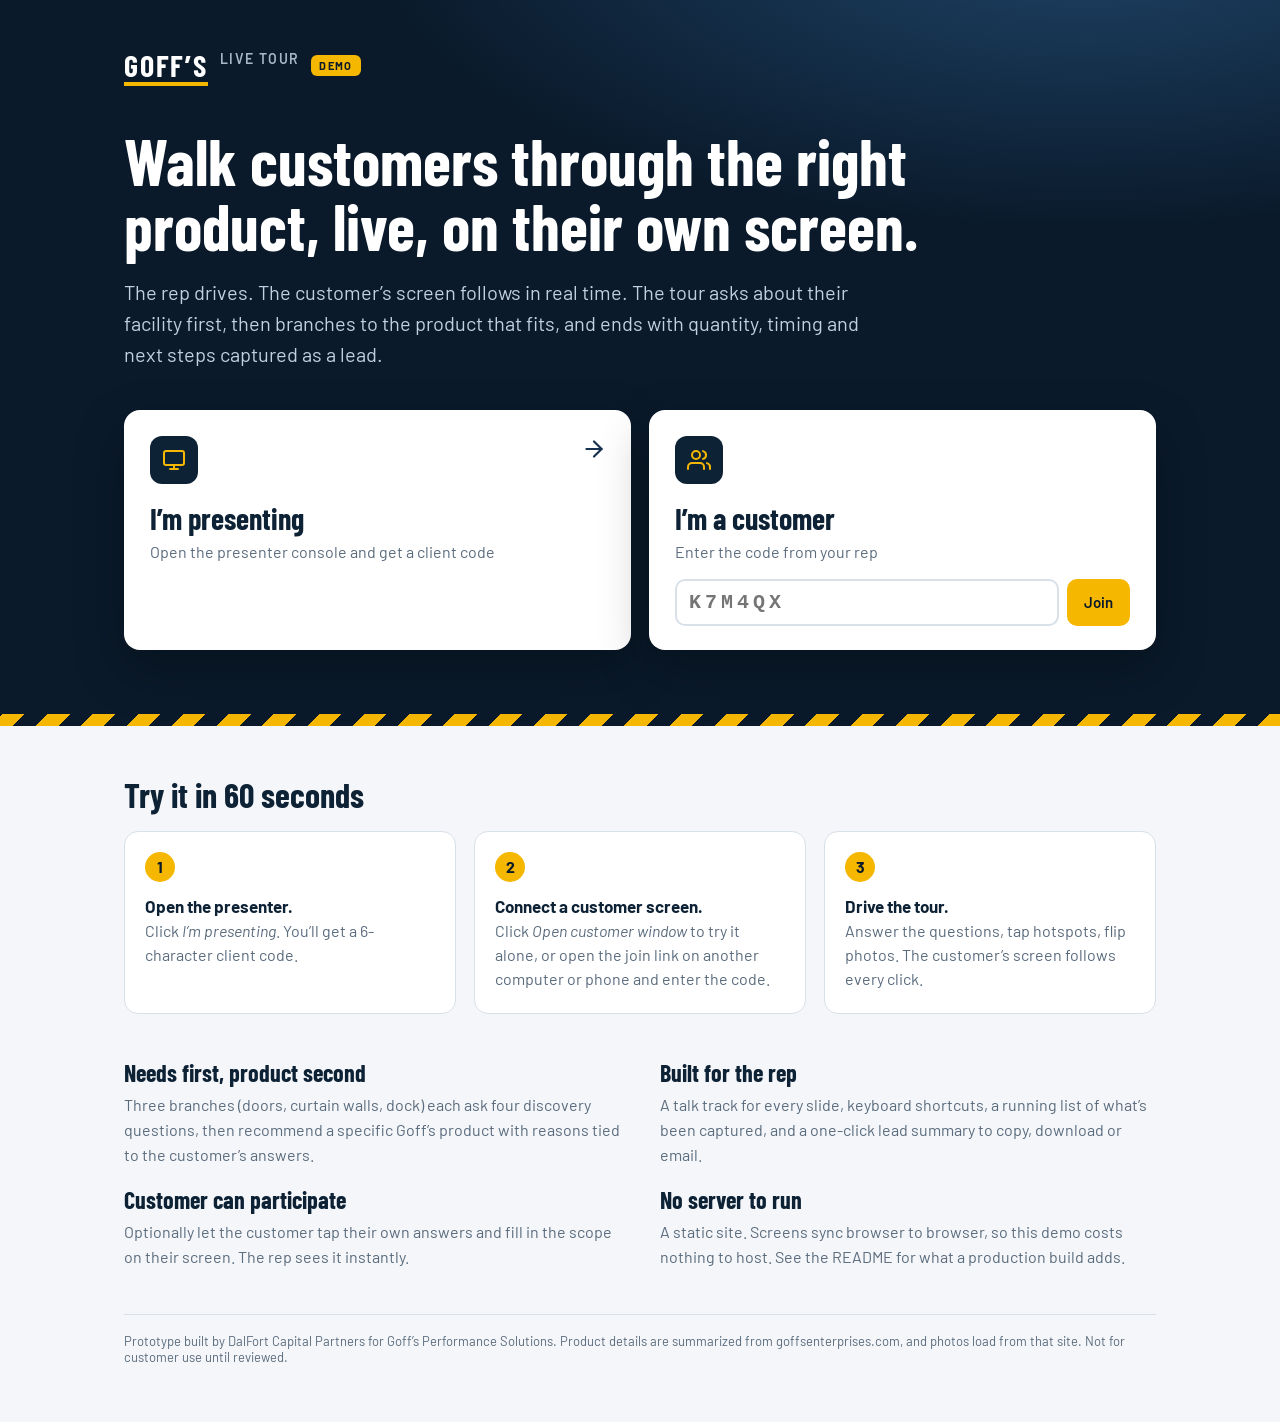
<file: index.html>
<!doctype html>
<html lang="en">
<head>
  <meta charset="utf-8">
  <meta name="viewport" content="width=device-width, initial-scale=1">
  <title>Goff's Live Tour</title>
  <meta name="description" content="A rep-driven, needs-based live product tour. The rep's screen drives the customer's screen in real time.">
  <meta name="robots" content="noindex">
  <link rel="icon" href="data:image/svg+xml,%3Csvg xmlns='http://www.w3.org/2000/svg' viewBox='0 0 32 32'%3E%3Crect width='32' height='32' rx='7' fill='%230E2236'/%3E%3Cpath d='M8 24V9h16v15M8 14h16M11 18h10M11 21h10' stroke='%23F5B700' stroke-width='2.4' fill='none'/%3E%3C/svg%3E">
  <link rel="preconnect" href="https://fonts.googleapis.com">
  <link rel="preconnect" href="https://fonts.gstatic.com" crossorigin>
  <link href="https://fonts.googleapis.com/css2?family=Barlow:wght@400;500;600;700&family=Barlow+Condensed:wght@600;700&display=swap" rel="stylesheet">
  <link rel="stylesheet" href="assets/css/app.css">
</head>
<body class="landing">
  <header class="land-hero">
    <div class="land-inner">
      <div class="wordmark wordmark--light"><b>GOFF’S</b><span>Live Tour</span><em class="demo-chip">Demo</em></div>
      <h1>Walk customers through the right product, live, on their own screen.</h1>
      <p class="land-lede">The rep drives. The customer’s screen follows in real time. The tour asks about their facility first, then branches to the product that fits, and ends with quantity, timing and next steps captured as a lead.</p>
      <div class="land-cards">
        <a class="land-card" href="presenter.html">
          <span class="land-ic" data-icon="monitor"></span>
          <span class="land-t">I’m presenting</span>
          <span class="land-s">Open the presenter console and get a client code</span>
          <span class="land-go" data-icon="arrowRight"></span>
        </a>
        <form class="land-card land-join" action="join.html" method="get">
          <span class="land-ic" data-icon="users"></span>
          <span class="land-t">I’m a customer</span>
          <span class="land-s">Enter the code from your rep</span>
          <span class="land-join-row"><input name="code" maxlength="8" placeholder="K7M4QX" autocapitalize="characters" spellcheck="false" aria-label="Client code"><button class="btn btn-primary" type="submit">Join</button></span>
        </form>
      </div>
    </div>
    <div class="stripes"></div>
  </header>

  <main class="land-body">
    <section>
      <h2>Try it in 60 seconds</h2>
      <ol class="how">
        <li><b>Open the presenter.</b> Click <i>I’m presenting</i>. You’ll get a 6-character client code.</li>
        <li><b>Connect a customer screen.</b> Click <i>Open customer window</i> to try it alone, or open the join link on another computer or phone and enter the code.</li>
        <li><b>Drive the tour.</b> Answer the questions, tap hotspots, flip photos. The customer’s screen follows every click.</li>
      </ol>
    </section>
    <section class="land-grid">
      <div><h3>Needs first, product second</h3><p>Three branches (doors, curtain walls, dock) each ask four discovery questions, then recommend a specific Goff’s product with reasons tied to the customer’s answers.</p></div>
      <div><h3>Built for the rep</h3><p>A talk track for every slide, keyboard shortcuts, a running list of what’s been captured, and a one-click lead summary to copy, download or email.</p></div>
      <div><h3>Customer can participate</h3><p>Optionally let the customer tap their own answers and fill in the scope on their screen. The rep sees it instantly.</p></div>
      <div><h3>No server to run</h3><p>A static site. Screens sync browser to browser, so this demo costs nothing to host. See the README for what a production build adds.</p></div>
    </section>
    <p class="land-foot">Prototype built by DalFort Capital Partners for Goff’s Performance Solutions. Product details are summarized from goffsenterprises.com, and photos load from that site. Not for customer use until reviewed.</p>
  </main>
  <script type="module">
    import { icon } from './assets/js/icons.js';
    document.querySelectorAll('[data-icon]').forEach((el) => el.insertAdjacentHTML('afterbegin', icon(el.dataset.icon)));
  </script>
</body>
</html>
</file>
<file: assets/css/app.css>
/* Goff's Live Tour */
:root {
  --navy-950: #071320;
  --navy-900: #0A1A2B;
  --navy-800: #0E2236;
  --navy-700: #16324F;
  --navy-600: #1F4468;
  --navy-100: #E4ECF4;
  --yellow: #F5B700;
  --yellow-700: #8F6400;
  --yellow-50: #FFF6D9;
  --ink: #0E1B29;
  --muted: #5A6B7D;
  --line: #D8E0E8;
  --paper: #F4F6F9;
  --green: #157F4F;
  --green-50: #E5F4EC;
  --red: #C0402E;
  --red-50: #FBEBE7;
  /* console (dark) */
  --c-bg: #08131F;
  --c-panel: #0F2033;
  --c-panel-2: #142A42;
  --c-line: #22395A;
  --c-text: #E7EDF4;
  --c-muted: #93A4B8;
  --font: 'Barlow', system-ui, -apple-system, 'Segoe UI', Roboto, sans-serif;
  --font-c: 'Barlow Condensed', 'Barlow', system-ui, sans-serif;
}

* { box-sizing: border-box; }
html, body { margin: 0; }
body { font-family: var(--font); color: var(--ink); -webkit-font-smoothing: antialiased; background: var(--paper); }
button, input, select { font: inherit; color: inherit; }
button { cursor: pointer; }
[hidden] { display: none !important; }
.ic { width: 1em; height: 1em; flex: none; }
a { color: inherit; }

/* ---------- shared bits ---------- */
.wordmark { display: inline-flex; align-items: baseline; gap: 10px; }
.wordmark b { font-family: var(--font-c); font-weight: 700; font-size: 30px; letter-spacing: .06em; color: var(--navy-800); position: relative; line-height: 1; }
.wordmark b::after { content: ''; position: absolute; left: 0; right: 0; bottom: -6px; height: 4px; background: var(--yellow); }
.wordmark span { font-size: 14px; font-weight: 600; color: var(--muted); letter-spacing: .1em; text-transform: uppercase; }
.wordmark--light b { color: #fff; }
.wordmark--light span { color: #A9B8C9; }
.stripes { height: 12px; background: repeating-linear-gradient(-45deg, var(--yellow) 0 16px, var(--navy-900) 16px 32px); }
.demo-chip { font-style: normal; font-size: 11px; font-weight: 700; letter-spacing: .12em; text-transform: uppercase; padding: 4px 8px; border-radius: 6px; background: var(--yellow); color: var(--navy-900); }

.btn { display: inline-flex; align-items: center; justify-content: center; gap: 8px; border: 1px solid transparent; border-radius: 10px; padding: 10px 16px; font-weight: 600; font-size: 15px; line-height: 1; white-space: nowrap; transition: background .15s, border-color .15s, opacity .15s; }
.btn .ic { font-size: 18px; }
.btn-primary { background: var(--yellow); color: var(--navy-900); }
.btn-primary:hover { background: #FFC61F; }
.btn-ghost { background: transparent; border-color: var(--c-line); color: var(--c-text); }
.btn-ghost:hover { background: var(--c-panel-2); }
.btn-sm { padding: 8px 12px; font-size: 14px; }
.btn-lg { padding: 15px 22px; font-size: 18px; }
.btn:disabled { opacity: .35; cursor: default; }
.btn:focus-visible, .link-btn:focus-visible, a:focus-visible, select:focus-visible { outline: 3px solid var(--yellow); outline-offset: 2px; }

/* =====================================================================
   STAGE: fixed 1280x720 slide canvas, scaled to fit its host
   ===================================================================== */
.stage-host { position: relative; overflow: hidden; background: var(--navy-950); }
.slide-canvas { position: absolute; left: 50%; top: 50%; width: 1280px; height: 720px; transform-origin: 50% 50%; }
.slide { position: absolute; inset: 0; background: var(--paper); display: flex; flex-direction: column; overflow: hidden; color: var(--ink); }
.chrome { height: 76px; flex: none; display: flex; align-items: center; justify-content: space-between; padding: 0 64px; background: #fff; border-bottom: 1px solid var(--line); }
.chrome .wordmark b { font-size: 28px; }
.steps { display: flex; gap: 8px; list-style: none; margin: 0; padding: 0; counter-reset: s; }
.steps li { counter-increment: s; display: flex; align-items: center; gap: 8px; padding: 7px 14px 7px 8px; border-radius: 999px; font-size: 15px; font-weight: 600; color: var(--muted); background: var(--paper); }
.steps li::before { content: counter(s); width: 22px; height: 22px; border-radius: 50%; display: grid; place-items: center; font-size: 12px; background: #fff; border: 1.5px solid var(--line); }
.steps li.is-current { background: var(--navy-800); color: #fff; }
.steps li.is-current::before { background: var(--yellow); border-color: var(--yellow); color: var(--navy-900); }
.steps li.is-done { color: var(--navy-700); }
.steps li.is-done::before { content: '✓'; background: var(--navy-100); border-color: var(--navy-100); color: var(--navy-700); }
.body { flex: 1; min-height: 0; padding: 38px 64px 44px; display: flex; flex-direction: column; }
.slide .eyebrow { margin: 0 0 10px; font-size: 15px; font-weight: 700; letter-spacing: .14em; text-transform: uppercase; color: var(--yellow-700); }
.slide h1, .slide h2, .slide h3 { font-family: var(--font-c); font-weight: 700; color: var(--navy-800); margin: 0; line-height: 1.02; }
.slide h2 { font-size: 52px; }
.slide .sub { font-size: 22px; color: var(--muted); margin: 10px 0 0; }

@keyframes rise { from { opacity: 0; transform: translateY(14px); } to { opacity: 1; transform: none; } }
.anim { animation: rise .5s cubic-bezier(.2, .7, .2, 1) both; animation-delay: calc(var(--i, 0) * 55ms + 60ms); }

/* ---- photos ---- */
.photo { position: relative; overflow: hidden; background: linear-gradient(135deg, var(--navy-700), var(--navy-900)); }
.photo img { position: absolute; inset: 0; width: 100%; height: 100%; object-fit: cover; display: block; }
.photo .fallback { position: absolute; inset: 0; display: none; place-items: center; color: rgba(255, 255, 255, .35); font-size: 64px; }
.photo.is-broken img { display: none; }
.photo.is-broken .fallback { display: grid; }
.photo.is-diagram { background: #fff; }
.photo.is-diagram img { object-fit: contain; padding: 10px; }

/* ---- title ---- */
.slide--title { background: var(--navy-900); color: #fff; }
.hero-photo { position: absolute; top: 0; right: 0; bottom: 0; width: 58%; }
.hero-photo .photo { position: absolute; inset: 0; }
.hero-photo::after { content: ''; position: absolute; inset: 0; background: linear-gradient(90deg, var(--navy-900) 0%, rgba(10, 26, 43, .86) 32%, rgba(10, 26, 43, .25) 100%); }
.hero { position: absolute; inset: 0; padding: 60px 88px 70px; display: flex; flex-direction: column; justify-content: space-between; z-index: 1; }
.hero-main { max-width: 760px; }
.slide--title .eyebrow { color: var(--yellow); font-size: 17px; }
.slide--title h1 { font-size: 92px; color: #fff; line-height: .98; }
.lede { font-size: 26px; line-height: 1.4; color: #C7D3E0; max-width: 620px; margin: 24px 0 0; }
.hero-foot { display: flex; gap: 28px; font-size: 18px; color: #A9B8C9; }
.hero-foot span { display: inline-flex; align-items: center; gap: 8px; }
.hero-foot .ic { color: var(--yellow); }
.slide--title .stripes { position: absolute; left: 0; right: 0; bottom: 0; z-index: 2; }

/* ---- about ---- */
.stats { display: grid; grid-template-columns: repeat(4, 1fr); gap: 24px; margin-top: 34px; }
.stat { border-top: 4px solid var(--yellow); padding-top: 14px; }
.stat b { display: block; font-family: var(--font-c); font-size: 44px; line-height: 1; color: var(--navy-800); }
.stat span { display: block; margin-top: 6px; font-size: 18px; color: var(--muted); }
.families { display: grid; grid-template-columns: repeat(4, 1fr); gap: 18px; margin-top: auto; }
.fam { background: #fff; border: 1px solid var(--line); border-radius: 16px; padding: 22px 22px 24px; }
.fam-ic { width: 50px; height: 50px; border-radius: 12px; background: var(--navy-800); color: var(--yellow); display: grid; place-items: center; font-size: 26px; margin-bottom: 16px; }
.fam h3 { font-size: 26px; }
.fam p { margin: 6px 0 0; font-size: 17px; line-height: 1.35; color: var(--muted); }

/* ---- choice ---- */
.options { display: grid; gap: 18px; margin: 28px 0 8px; flex: 1; align-content: center; }
.options.cols-3:not(.is-compact) .opt { min-height: 250px; padding: 30px 28px; }
.options.cols-3:not(.is-compact) .opt-label { font-size: 34px; }
.options.cols-3:not(.is-compact) .opt-sub { font-size: 19px; }
.options.cols-4 .opt { min-height: 226px; }
.options.cols-2 { grid-template-columns: repeat(2, 1fr); }
.options.cols-3 { grid-template-columns: repeat(3, 1fr); }
.options.cols-4 { grid-template-columns: repeat(4, 1fr); }
.opt { position: relative; text-align: left; background: #fff; border: 2px solid var(--line); border-radius: 16px; padding: 24px 24px 26px; display: flex; flex-direction: column; gap: 6px; min-height: 196px; cursor: default; transition: border-color .15s, box-shadow .15s, transform .15s, background .15s; }
.can-answer .opt { cursor: pointer; }
.can-answer .opt:hover { border-color: var(--navy-600); box-shadow: 0 10px 26px rgba(14, 34, 54, .10); transform: translateY(-2px); }
.opt-ic { width: 54px; height: 54px; border-radius: 12px; background: var(--navy-100); color: var(--navy-700); display: grid; place-items: center; font-size: 28px; margin-bottom: 12px; transition: background .15s, color .15s; }
.opt-text { display: flex; flex-direction: column; gap: 6px; }
.opt-label { font-family: var(--font-c); font-weight: 700; font-size: 30px; line-height: 1.04; color: var(--navy-800); }
.opt-sub { font-size: 18px; color: var(--muted); line-height: 1.35; }
.opt-check { position: absolute; top: 16px; right: 16px; width: 36px; height: 36px; border-radius: 50%; background: var(--yellow); color: var(--navy-900); display: grid; place-items: center; font-size: 20px; transform: scale(0); transition: transform .22s cubic-bezier(.3, 1.6, .5, 1); }
.opt-check .ic { stroke-width: 3; }
.opt-num { display: none; position: absolute; top: 14px; right: 18px; font-size: 13px; font-weight: 700; color: #A3B0BE; }
.is-driver .opt-num { display: block; }
.opt.selected { border-color: var(--navy-700); background: #FBFCFE; box-shadow: 0 0 0 5px rgba(245, 183, 0, .38); }
.opt.selected .opt-check { transform: scale(1); }
.opt.selected .opt-num { display: none; }
.opt.selected .opt-ic { background: var(--navy-800); color: var(--yellow); }
.options.is-compact .opt { flex-direction: row; align-items: center; min-height: 0; gap: 16px; padding: 22px 56px 22px 20px; }
.options.is-compact .opt-ic { margin: 0; width: 50px; height: 50px; }
.options.is-compact .opt-label { font-size: 26px; }
.options.is-compact .opt-check { top: 50%; margin-top: -18px; }
.options.is-compact .opt-num { top: 50%; margin-top: -9px; }
.options.cols-2 .opt { min-height: 230px; padding: 30px; }
.options.cols-2 .opt-label { font-size: 38px; }
.options.cols-2 .opt-sub { font-size: 21px; }
.tap-hint { margin: auto 0 0; display: inline-flex; align-items: center; gap: 8px; font-size: 17px; font-weight: 600; color: var(--navy-600); }

/* ---- compare ---- */
.compare { display: grid; grid-template-columns: 1fr 70px 1fr; margin: auto 0; padding-top: 24px; }
.cmp { border-radius: 18px; padding: 30px 34px; }
.cmp.without { background: #fff; border: 2px solid var(--line); }
.cmp.with { background: var(--navy-800); color: #fff; }
.cmp h3 { display: flex; gap: 14px; align-items: center; font-size: 32px; margin-bottom: 24px; }
.cmp.with h3 { color: #fff; }
.cmp .badge { width: 44px; height: 44px; border-radius: 50%; display: grid; place-items: center; font-size: 24px; flex: none; }
.cmp .badge .ic { stroke-width: 3; }
.without .badge { background: var(--red-50); color: var(--red); }
.with .badge { background: var(--yellow); color: var(--navy-900); }
.cmp ul { list-style: none; margin: 0; padding: 0; display: grid; gap: 20px; }
.cmp li { font-size: 23px; line-height: 1.35; padding-left: 28px; position: relative; }
.cmp li::before { content: ''; position: absolute; left: 0; top: 12px; width: 11px; height: 11px; border-radius: 3px; background: #C9D2DC; }
.cmp.with li::before { background: var(--yellow); }
.cmp.with li { color: #E2EAF3; }
.vs { display: grid; place-items: center; font-family: var(--font-c); font-weight: 700; font-size: 22px; letter-spacing: .1em; color: #9AA8B6; text-transform: uppercase; }

/* ---- recommend ---- */
.rec { display: grid; grid-template-columns: 1fr 430px; gap: 48px; flex: 1; min-height: 0; }
.rec-main { display: flex; flex-direction: column; min-width: 0; }
.slide .rec-name { font-size: 60px; }
.rec-tag { font-size: 22px; line-height: 1.4; color: var(--muted); margin: 12px 0 24px; max-width: 640px; }
.rec h4 { margin: 0 0 14px; font-size: 14px; font-weight: 700; letter-spacing: .12em; text-transform: uppercase; color: var(--navy-600); }
.reasons { list-style: none; margin: 0; padding: 0; display: grid; gap: 12px; }
.reasons li { display: flex; gap: 14px; align-items: flex-start; font-size: 21px; line-height: 1.35; }
.tick { flex: none; width: 30px; height: 30px; border-radius: 50%; background: var(--green-50); color: var(--green); display: grid; place-items: center; font-size: 17px; margin-top: 0; }
.tick .ic { stroke-width: 3; }
.addons { display: flex; flex-wrap: wrap; gap: 8px; margin-top: auto; padding-top: 18px; align-items: center; }
.addons .lbl { font-size: 13px; font-weight: 700; letter-spacing: .12em; text-transform: uppercase; color: var(--muted); margin-right: 4px; }
.tag { font-size: 16px; font-weight: 600; padding: 7px 12px; border-radius: 999px; background: var(--yellow-50); color: var(--navy-800); border: 1px solid #EED48A; }
.note { display: flex; gap: 10px; align-items: flex-start; margin: 12px 0 0; font-size: 16px; color: var(--navy-700); }
.note .ic { font-size: 20px; margin-top: 1px; }
.rec-side { display: flex; flex-direction: column; gap: 16px; min-height: 0; }
.rec-photo { height: 236px; border-radius: 16px; flex: none; border: 1px solid var(--line); }
.specs { margin: 0; background: #fff; border: 1px solid var(--line); border-radius: 16px; padding: 4px 22px; }
.specs div { display: flex; justify-content: space-between; align-items: baseline; gap: 16px; padding: 12px 0; border-bottom: 1px solid var(--line); font-size: 17px; }
.specs div:last-child { border-bottom: 0; }
.specs dt { color: var(--muted); flex: none; }
.specs dd { margin: 0; font-weight: 600; text-align: right; color: var(--navy-800); }
.empty { margin: auto; text-align: center; color: var(--muted); font-size: 22px; max-width: 520px; }
.empty .ic { font-size: 44px; color: var(--navy-600); }

/* ---- hotspots ---- */
.hs { display: grid; grid-template-columns: 730px 1fr; gap: 40px; flex: 1; min-height: 0; align-items: center; }
.hs-fig { position: relative; width: 730px; height: 527px; border-radius: 16px; overflow: hidden; background: #fff; border: 1px solid var(--line); }
.hs-fig > img { width: 100%; height: 100%; display: block; }
.pins { position: absolute; inset: 0; }
.pin { position: absolute; transform: translate(-50%, -50%); width: 42px; height: 42px; border-radius: 50%; border: 3px solid #fff; background: var(--navy-800); color: #fff; font-weight: 700; font-size: 18px; display: grid; place-items: center; box-shadow: 0 4px 14px rgba(0, 0, 0, .35); padding: 0; cursor: default; transition: transform .2s, background .2s, color .2s; }
.pin::before { content: ''; position: absolute; inset: -10px; border-radius: 50%; border: 3px solid var(--yellow); animation: pulse 2.4s ease-out infinite; pointer-events: none; }
.pin.is-active { background: var(--yellow); color: var(--navy-900); transform: translate(-50%, -50%) scale(1.18); z-index: 2; }
.pin.is-active::before { animation: none; opacity: 0; }
.is-driver .pin, .is-driver .spot-item, .is-driver .num, .is-driver .thumb { cursor: pointer; }
@keyframes pulse { 0% { opacity: .9; transform: scale(.65); } 100% { opacity: 0; transform: scale(1.35); } }
.hs-side { min-width: 0; align-self: stretch; display: flex; flex-direction: column; justify-content: center; }
.hs-side h2 { font-size: 42px; }
.callout { margin-top: 22px; }
.callout-hint { display: flex; align-items: center; gap: 8px; margin: 0 0 8px; font-size: 16px; font-weight: 600; color: var(--muted); }
.spot-list { list-style: none; margin: 0; padding: 0; display: grid; gap: 2px; }
.spot-item { display: flex; gap: 12px; align-items: center; width: 100%; text-align: left; background: transparent; border: 0; padding: 7px 8px; border-radius: 10px; font-size: 18px; font-weight: 600; color: var(--navy-800); cursor: default; }
.spot-item .n, .num { width: 28px; height: 28px; border-radius: 50%; background: var(--navy-800); color: #fff; display: grid; place-items: center; font-size: 14px; font-weight: 700; flex: none; }
.callout-card { position: relative; background: var(--navy-800); color: #fff; border-radius: 16px; padding: 24px 26px 26px; animation: rise .35s cubic-bezier(.2, .7, .2, 1) both; }
.callout-n { position: absolute; top: -14px; left: 22px; width: 32px; height: 32px; border-radius: 50%; background: var(--yellow); color: var(--navy-900); display: grid; place-items: center; font-weight: 700; font-size: 16px; }
.callout-card h3 { color: #fff; font-size: 30px; margin: 6px 0 10px; }
.callout-card p { margin: 0; font-size: 20px; line-height: 1.45; color: #D5DFEA; }
.nums { display: flex; gap: 8px; margin-top: 16px; flex-wrap: wrap; }
.num { border: 0; padding: 0; width: 34px; height: 34px; font-size: 15px; background: #fff; color: var(--navy-800); box-shadow: inset 0 0 0 1.5px var(--line); cursor: default; }
.num.is-active { background: var(--yellow); box-shadow: none; }

/* ---- gallery ---- */
.gal { display: grid; grid-template-columns: 1fr 292px; gap: 18px; flex: 1; min-height: 0; margin-top: 22px; }
.gal-main { border-radius: 16px; }
.gal-main img { animation: fade .35s ease both; }
@keyframes fade { from { opacity: .2; } to { opacity: 1; } }
.gal-cap { position: absolute; left: 0; right: 0; bottom: 0; padding: 48px 24px 18px; background: linear-gradient(transparent, rgba(5, 15, 25, .82)); color: #fff; font-size: 21px; font-weight: 600; display: flex; justify-content: space-between; align-items: flex-end; }
.gal-cap .count { font-size: 15px; color: #C3CFDC; }
.gal-thumbs { display: grid; grid-template-columns: 1fr 1fr; grid-auto-rows: 104px; gap: 12px; align-content: start; }
.thumb { border-radius: 10px; border: 3px solid transparent; padding: 0; cursor: default; }
.thumb.is-active { border-color: var(--yellow); }
.thumb .fallback { font-size: 28px; }

/* ---- form ---- */
.form-grid { display: grid; grid-template-columns: 1fr 1fr; gap: 24px 44px; margin-top: 28px; align-content: start; }
.field.wide { grid-column: 1 / -1; }
.field label { display: block; font-size: 14px; font-weight: 700; letter-spacing: .1em; text-transform: uppercase; color: var(--navy-600); margin-bottom: 10px; }
.field input { width: 100%; font-size: 21px; padding: 13px 16px; border: 2px solid var(--line); border-radius: 12px; background: #fff; color: var(--ink); }
.field input:focus { outline: none; border-color: var(--navy-600); box-shadow: 0 0 0 4px rgba(31, 68, 104, .14); }
.field input[readonly] { background: #fff; cursor: default; }
.field input::placeholder { color: #A4B0BD; }
.chips { display: flex; flex-wrap: wrap; gap: 9px; }
.chip { font-size: 18px; font-weight: 600; padding: 10px 16px; border-radius: 999px; border: 2px solid var(--line); background: #fff; color: var(--navy-800); cursor: default; transition: background .15s, border-color .15s, color .15s; }
.can-answer .chip { cursor: pointer; }
.can-answer .chip:hover { border-color: var(--navy-600); }
.chip.selected { background: var(--navy-800); border-color: var(--navy-800); color: #fff; }
.stepper { display: inline-flex; align-items: center; border: 2px solid var(--line); border-radius: 12px; background: #fff; overflow: hidden; }
.stepper button { width: 58px; height: 56px; border: 0; background: var(--paper); font-size: 28px; font-weight: 600; color: var(--navy-800); cursor: default; }
.can-answer .stepper button { cursor: pointer; }
.stepper output { min-width: 84px; text-align: center; font-family: var(--font-c); font-size: 34px; font-weight: 700; color: var(--navy-800); }

/* ---- summary ---- */
.sum-grid { display: grid; grid-template-columns: 1fr 1fr 1fr; gap: 20px; margin-top: 24px; flex: 1; min-height: 0; }
.sum-card { background: #fff; border: 1px solid var(--line); border-radius: 16px; padding: 20px 24px; overflow: hidden; }
.sum-card h4 { display: flex; align-items: center; gap: 8px; margin: 0 0 8px; font-size: 14px; font-weight: 700; letter-spacing: .12em; text-transform: uppercase; color: var(--navy-600); }
.sum-card dl { margin: 0; }
.sum-card dl div { padding: 7px 0; border-bottom: 1px solid var(--line); }
.sum-card dl div:last-child { border-bottom: 0; }
.sum-card dt { font-size: 13px; font-weight: 600; color: var(--muted); }
.sum-card dd { margin: 2px 0 0; font-size: 18px; font-weight: 600; color: var(--navy-800); line-height: 1.3; }
.tbd { color: #A4B0BD; font-weight: 500; font-style: italic; }
.sum-card.is-rec { background: var(--navy-800); border-color: var(--navy-800); color: #fff; }
.sum-card.is-rec h4 { color: var(--yellow); }
.sum-product { font-family: var(--font-c); font-size: 44px; font-weight: 700; line-height: 1.02; margin: 10px 0 12px; }
.sum-tag { font-size: 19px; line-height: 1.4; color: #C7D3E0; margin: 0; }
.sum-addons { margin: 22px 0 0; font-size: 17px; line-height: 1.5; color: #fff; }
.sum-addons span { display: block; font-size: 13px; font-weight: 700; letter-spacing: .12em; text-transform: uppercase; color: #93A4B8; margin-bottom: 4px; }
.contact-strip { display: flex; gap: 26px; align-items: center; margin-top: 18px; padding: 15px 22px; border-radius: 14px; background: var(--yellow-50); border: 1px solid #EED48A; font-size: 17px; color: var(--navy-800); }
.contact-strip span { display: inline-flex; align-items: center; gap: 8px; }
.contact-strip .next { margin-right: auto; }

@media (prefers-reduced-motion: reduce) {
  .anim, .callout-card, .gal-main img { animation: none !important; }
  .pin::before { animation: none; opacity: 0; }
  .opt, .opt-check { transition: none; }
}

/* =====================================================================
   PRESENTER CONSOLE
   ===================================================================== */
body.console { background: var(--c-bg); color: var(--c-text); min-height: 100vh; }
.topbar { display: flex; align-items: center; gap: 18px; padding: 12px 22px; border-bottom: 1px solid var(--c-line); background: var(--c-panel); flex-wrap: wrap; }
.brand { display: inline-flex; align-items: baseline; gap: 10px; text-decoration: none; }
.brand-mark { font-family: var(--font-c); font-weight: 700; font-size: 24px; letter-spacing: .06em; color: #fff; border-bottom: 3px solid var(--yellow); line-height: 1; padding-bottom: 2px; }
.brand-sub { font-size: 13px; font-weight: 600; letter-spacing: .12em; text-transform: uppercase; color: var(--c-muted); }
.session { display: flex; align-items: center; gap: 10px; margin-left: 10px; }
.session-label { font-size: 12px; font-weight: 600; letter-spacing: .1em; text-transform: uppercase; color: var(--c-muted); }
.code { font-family: ui-monospace, 'Cascadia Mono', Consolas, monospace; font-size: 20px; font-weight: 700; letter-spacing: .18em; padding: 6px 12px; border-radius: 8px; border: 1px dashed #3A5A82; background: var(--c-bg); color: var(--yellow); }
.status { display: inline-flex; align-items: center; gap: 8px; font-size: 14px; font-weight: 600; color: var(--c-muted); }
.status .dot { width: 10px; height: 10px; border-radius: 50%; background: #6B7C90; }
.status.is-live { color: #7FE0AE; }
.status.is-live .dot { background: #2BD27F; box-shadow: 0 0 0 4px rgba(43, 210, 127, .18); }
.status.is-ready .dot { background: var(--yellow); }
.status.is-bad { color: #FFAB9C; }
.status.is-bad .dot { background: #F06A55; }
.status.is-wait .dot { animation: blink 1s infinite alternate; }
@keyframes blink { to { opacity: .3; } }
.topbar-actions { margin-left: auto; display: flex; gap: 10px; }

.console-main { display: grid; grid-template-columns: minmax(0, 1fr) 360px; gap: 20px; padding: 20px 22px 24px; align-items: start; }
.stage-frame { aspect-ratio: 16 / 9; border-radius: 12px; overflow: hidden; box-shadow: 0 20px 60px rgba(0, 0, 0, .45), 0 0 0 1px var(--c-line); }
#stage { width: 100%; height: 100%; }
.controls { display: flex; align-items: center; gap: 14px; margin-top: 14px; }
.where { flex: 1; min-width: 0; display: flex; flex-direction: column; gap: 2px; }
.where-title { font-weight: 600; font-size: 16px; white-space: nowrap; overflow: hidden; text-overflow: ellipsis; }
.where-next { font-size: 13px; color: var(--c-muted); }
.jump { display: flex; align-items: center; gap: 8px; font-size: 13px; color: var(--c-muted); }
.jump select { background: var(--c-panel); border: 1px solid var(--c-line); color: var(--c-text); border-radius: 8px; padding: 8px 10px; font-size: 14px; max-width: 220px; }
.btn-next { padding: 12px 22px; font-size: 16px; }
.btn-next.is-waiting { background: var(--c-panel-2); color: var(--c-muted); }
.kbd-hint { margin: 10px 0 0; font-size: 12px; color: var(--c-muted); }
kbd { font-family: inherit; font-size: 11px; padding: 1px 6px; border-radius: 4px; border: 1px solid var(--c-line); background: var(--c-panel); }

.side { display: flex; flex-direction: column; gap: 14px; }
.panel { background: var(--c-panel); border: 1px solid var(--c-line); border-radius: 12px; padding: 16px 18px; }
.panel h3 { display: flex; align-items: center; gap: 8px; margin: 0 0 10px; font-size: 12px; font-weight: 700; letter-spacing: .12em; text-transform: uppercase; color: var(--c-muted); }
.panel h3 .ic { font-size: 15px; color: var(--yellow); }
.panel-head { display: flex; align-items: center; justify-content: space-between; }
.panel-head h3 { margin-bottom: 6px; }
.notes { font-size: 15px; line-height: 1.55; color: var(--c-text); }
.notes b { color: #fff; }
.notes i { color: #FFE38A; font-style: normal; }
.muted { color: var(--c-muted); }
.session-meta { margin: 0 0 12px; font-size: 15px; font-weight: 600; }
.link-btn { background: none; border: 0; padding: 0; font-size: 13px; font-weight: 600; color: var(--yellow); }
.link-btn.danger { color: #FF9C8A; margin-top: 12px; }
.toggle { display: flex; align-items: center; gap: 10px; font-size: 14px; cursor: pointer; user-select: none; }
.toggle input { position: absolute; opacity: 0; pointer-events: none; }
.toggle .track { width: 38px; height: 22px; border-radius: 999px; background: #2A4466; position: relative; flex: none; transition: background .15s; }
.toggle .track::after { content: ''; position: absolute; top: 3px; left: 3px; width: 16px; height: 16px; border-radius: 50%; background: #fff; transition: transform .15s; }
.toggle input:checked + .track { background: var(--yellow); }
.toggle input:checked + .track::after { transform: translateX(16px); }
.toggle input:focus-visible + .track { outline: 3px solid var(--yellow); outline-offset: 2px; }
.captured { max-height: 330px; overflow: auto; margin-right: -8px; padding-right: 8px; }
.captured h4 { margin: 12px 0 4px; font-size: 11px; font-weight: 700; letter-spacing: .12em; text-transform: uppercase; color: #6F86A3; }
.captured h4:first-child { margin-top: 0; }
.captured dl { margin: 0; }
.captured dl div { display: flex; justify-content: space-between; gap: 12px; padding: 5px 0; border-bottom: 1px solid #1A3150; font-size: 13.5px; }
.captured dt { color: var(--c-muted); flex: none; }
.captured dd { margin: 0; text-align: right; font-weight: 600; }
.captured .is-empty dd { color: #4D6482; font-weight: 400; }
.lead-actions { display: flex; gap: 8px; }

.dlg { border: 0; border-radius: 16px; padding: 28px 30px; width: min(460px, calc(100vw - 32px)); background: #fff; color: var(--ink); box-shadow: 0 30px 80px rgba(0, 0, 0, .5); }
.dlg::backdrop { background: rgba(4, 12, 22, .7); backdrop-filter: blur(3px); }
.dlg h2 { font-family: var(--font-c); font-size: 34px; margin: 0; color: var(--navy-800); }
.dlg-sub { margin: 6px 0 18px; color: var(--muted); }
.fld { display: block; margin-bottom: 14px; }
.fld span { display: block; font-size: 13px; font-weight: 700; letter-spacing: .08em; text-transform: uppercase; color: var(--navy-600); margin-bottom: 6px; }
.fld input { width: 100%; padding: 12px 14px; border: 2px solid var(--line); border-radius: 10px; font-size: 16px; }
.fld input:focus { outline: none; border-color: var(--navy-600); }
.dlg-actions { display: flex; justify-content: flex-end; gap: 10px; margin-top: 20px; }
.dlg .btn-ghost { color: var(--navy-800); border-color: var(--line); }
.dlg .btn-ghost:hover { background: var(--paper); }
.dlg-invite { width: min(640px, calc(100vw - 32px)); position: relative; }
.dlg-x { position: absolute; top: 14px; right: 16px; border: 0; background: none; font-size: 28px; line-height: 1; color: var(--muted); }
.invite-grid { display: grid; grid-template-columns: 1fr auto; gap: 26px; margin-top: 16px; align-items: start; }
.step { display: flex; gap: 10px; align-items: flex-start; margin: 14px 0 8px; font-size: 15px; color: var(--ink); }
.step:first-child { margin-top: 0; }
.step b { flex: none; width: 22px; height: 22px; border-radius: 50%; background: var(--navy-800); color: #fff; font-size: 12px; display: grid; place-items: center; }
.copy-row { display: flex; gap: 8px; }
.copy-row input { flex: 1; min-width: 0; padding: 9px 12px; border: 1px solid var(--line); border-radius: 8px; font-size: 13px; color: var(--muted); background: var(--paper); }
.big-code { font-family: ui-monospace, 'Cascadia Mono', Consolas, monospace; font-size: 34px; font-weight: 700; letter-spacing: .22em; color: var(--navy-800); }
.qr-box { display: flex; flex-direction: column; align-items: center; gap: 8px; padding: 14px; border: 1px solid var(--line); border-radius: 12px; font-size: 13px; color: var(--muted); }
#qr img, #qr canvas { display: block; }

.toast { position: fixed; left: 50%; bottom: 28px; transform: translate(-50%, 20px); opacity: 0; pointer-events: none; display: flex; align-items: center; gap: 10px; padding: 12px 18px; border-radius: 12px; background: #fff; color: var(--navy-800); font-weight: 600; box-shadow: 0 16px 40px rgba(0, 0, 0, .4); transition: opacity .2s, transform .2s; z-index: 50; }
.toast.is-on { opacity: 1; transform: translate(-50%, 0); }
.toast.is-customer { background: var(--yellow); color: var(--navy-900); }
.toast .ic { font-size: 18px; }

@media (max-width: 1100px) {
  .console-main { grid-template-columns: 1fr; }
  .topbar-actions { margin-left: 0; width: 100%; }
}
@media (max-width: 640px) {
  .topbar { gap: 10px; padding: 10px 16px; }
  .console-main { padding: 14px 16px 20px; }
  .controls { flex-wrap: wrap; }
  .where { order: -1; flex-basis: 100%; }
  .jump span { display: none; }
  .kbd-hint { display: none; }
  .topbar-actions .btn { flex: 1; }
  #openClient { display: none; }
  .console-main { grid-template-columns: minmax(0, 1fr); }
  .session { margin-left: 0; }
  .invite-grid { grid-template-columns: 1fr; }
  .qr-box { justify-self: center; }
}

/* =====================================================================
   CUSTOMER VIEW
   ===================================================================== */
body.client { background: var(--navy-950); min-height: 100vh; }
.join { min-height: 100vh; display: flex; flex-direction: column; align-items: center; justify-content: center; padding: 24px 16px; gap: 18px; }
.join-card { position: relative; width: min(460px, 100%); background: #fff; border-radius: 18px; padding: 44px 34px 30px; overflow: hidden; text-align: center; box-shadow: 0 30px 80px rgba(0, 0, 0, .45); }
.stripes--top { position: absolute; top: 0; left: 0; right: 0; height: 8px; }
.join-card h1 { font-family: var(--font-c); font-size: 40px; color: var(--navy-800); margin: 26px 0 6px; }
.join-card p { margin: 0 0 22px; color: var(--muted); }
.code-input { display: block; width: 100%; text-align: center; font-family: ui-monospace, 'Cascadia Mono', Consolas, monospace; font-size: 34px; font-weight: 700; letter-spacing: .3em; text-transform: uppercase; padding: 14px 10px 14px calc(10px + .3em); border: 2px solid var(--line); border-radius: 12px; color: var(--navy-800); margin-bottom: 14px; }
.code-input::placeholder { color: #CBD3DC; }
.code-input:focus { outline: none; border-color: var(--navy-600); box-shadow: 0 0 0 4px rgba(31, 68, 104, .14); }
#joinForm .btn { width: 100%; }
.join-msg { min-height: 1.4em; margin: 14px 0 0 !important; color: var(--red) !important; font-size: 14px; }
.join-foot { color: #7F93AB; font-size: 13px; margin: 0; text-align: center; }

.live { position: fixed; inset: 0; }
.live #stage { position: absolute; inset: 0; }
.waiting { position: absolute; inset: 0; display: grid; place-items: center; background: var(--navy-950); padding: 16px; z-index: 5; }
.waiting-card { text-align: center; color: #fff; max-width: 440px; }
.waiting-card h2 { font-family: var(--font-c); font-size: 34px; margin: 22px 0 8px; }
.waiting-card p { color: #A9B8C9; line-height: 1.5; margin: 0; }
.waiting-card a { color: var(--yellow); }
.spinner { width: 46px; height: 46px; margin: 0 auto; border-radius: 50%; border: 4px solid #22395A; border-top-color: var(--yellow); animation: spin .9s linear infinite; }
@keyframes spin { to { transform: rotate(360deg); } }
.live-pill { position: absolute; right: 14px; bottom: 14px; z-index: 6; display: inline-flex; align-items: center; gap: 8px; padding: 7px 12px; border-radius: 999px; background: rgba(7, 19, 32, .82); color: #fff; font-size: 13px; font-weight: 600; backdrop-filter: blur(6px); }
.live-pill .dot { width: 8px; height: 8px; border-radius: 50%; background: #6B7C90; }
.live-pill.is-live .dot { background: #2BD27F; }
.live-pill.is-reconnecting .dot, .live-pill.is-connecting .dot { background: var(--yellow); animation: blink 1s infinite alternate; }
.live-pill .via { color: #93A4B8; font-weight: 500; }
.live-pill:not(.is-live) .via { display: none; }
.rotate-hint { display: none; }
@media (orientation: portrait) and (max-width: 700px) {
  .rotate-hint { display: flex; align-items: center; gap: 8px; position: absolute; left: 50%; top: 18px; transform: translateX(-50%); z-index: 6; padding: 8px 14px; border-radius: 999px; background: var(--yellow); color: var(--navy-900); font-size: 13px; font-weight: 600; white-space: nowrap; }
}

/* =====================================================================
   LANDING
   ===================================================================== */
body.landing { background: var(--paper); }
.land-hero { position: relative; background: radial-gradient(1200px 500px at 85% -10%, #1F4468 0%, transparent 60%), var(--navy-900); color: #fff; }
.land-inner { max-width: 1080px; margin: 0 auto; padding: 48px 24px 64px; }
.land-inner .wordmark { gap: 12px; align-items: center; }
.land-inner .wordmark span { align-self: baseline; }
.land-hero h1 { font-family: var(--font-c); font-size: clamp(38px, 6vw, 64px); line-height: 1.02; margin: 48px 0 18px; max-width: 860px; }
.land-lede { font-size: clamp(17px, 2vw, 20px); line-height: 1.55; color: #C2CFDD; max-width: 760px; margin: 0; }
.land-cards { display: grid; grid-template-columns: 1fr 1fr; gap: 18px; margin-top: 40px; }
.land-card { position: relative; display: flex; flex-direction: column; gap: 6px; padding: 26px 26px 24px; border-radius: 16px; background: #fff; color: var(--ink); text-decoration: none; box-shadow: 0 20px 50px rgba(0, 0, 0, .3); transition: transform .15s; }
a.land-card:hover { transform: translateY(-3px); }
.land-ic { width: 48px; height: 48px; border-radius: 12px; display: grid; place-items: center; background: var(--navy-800); color: var(--yellow); font-size: 24px; margin-bottom: 10px; }
.land-t { font-family: var(--font-c); font-weight: 700; font-size: 30px; color: var(--navy-800); }
.land-s { color: var(--muted); font-size: 16px; }
.land-go { position: absolute; right: 24px; top: 26px; font-size: 26px; color: var(--navy-700); }
.land-join-row { display: flex; gap: 8px; margin-top: 12px; }
.land-join-row input { flex: 1; min-width: 0; font-family: ui-monospace, 'Cascadia Mono', Consolas, monospace; font-size: 20px; font-weight: 700; letter-spacing: .2em; text-transform: uppercase; padding: 10px 12px; border: 2px solid var(--line); border-radius: 10px; color: var(--navy-800); }
.land-join-row input:focus { outline: none; border-color: var(--navy-600); }
.land-body { max-width: 1080px; margin: 0 auto; padding: 48px 24px 56px; }
.land-body h2 { font-family: var(--font-c); font-size: 34px; color: var(--navy-800); margin: 0 0 16px; }
.how { margin: 0; padding: 0; list-style: none; counter-reset: h; display: grid; grid-template-columns: repeat(3, 1fr); gap: 18px; }
.how li { counter-increment: h; background: #fff; border: 1px solid var(--line); border-radius: 14px; padding: 20px 20px 22px; line-height: 1.5; color: var(--muted); }
.how li::before { content: counter(h); display: grid; place-items: center; width: 30px; height: 30px; border-radius: 50%; background: var(--yellow); color: var(--navy-900); font-weight: 700; margin-bottom: 12px; }
.how b { color: var(--navy-800); display: block; font-size: 17px; }
.land-grid { display: grid; grid-template-columns: repeat(2, 1fr); gap: 18px 40px; margin-top: 44px; }
.land-grid h3 { font-family: var(--font-c); font-size: 24px; color: var(--navy-800); margin: 0 0 6px; }
.land-grid p { margin: 0; color: var(--muted); line-height: 1.55; }
.land-foot { margin: 44px 0 0; padding-top: 18px; border-top: 1px solid var(--line); font-size: 13px; color: var(--muted); }
.land-join-row input { width: 100%; }
@media (max-width: 760px) {
  .land-cards, .how, .land-grid { grid-template-columns: minmax(0, 1fr); }
  .land-inner { padding: 32px 16px 48px; }
  .land-body { padding: 36px 16px 44px; }
}
</file>
